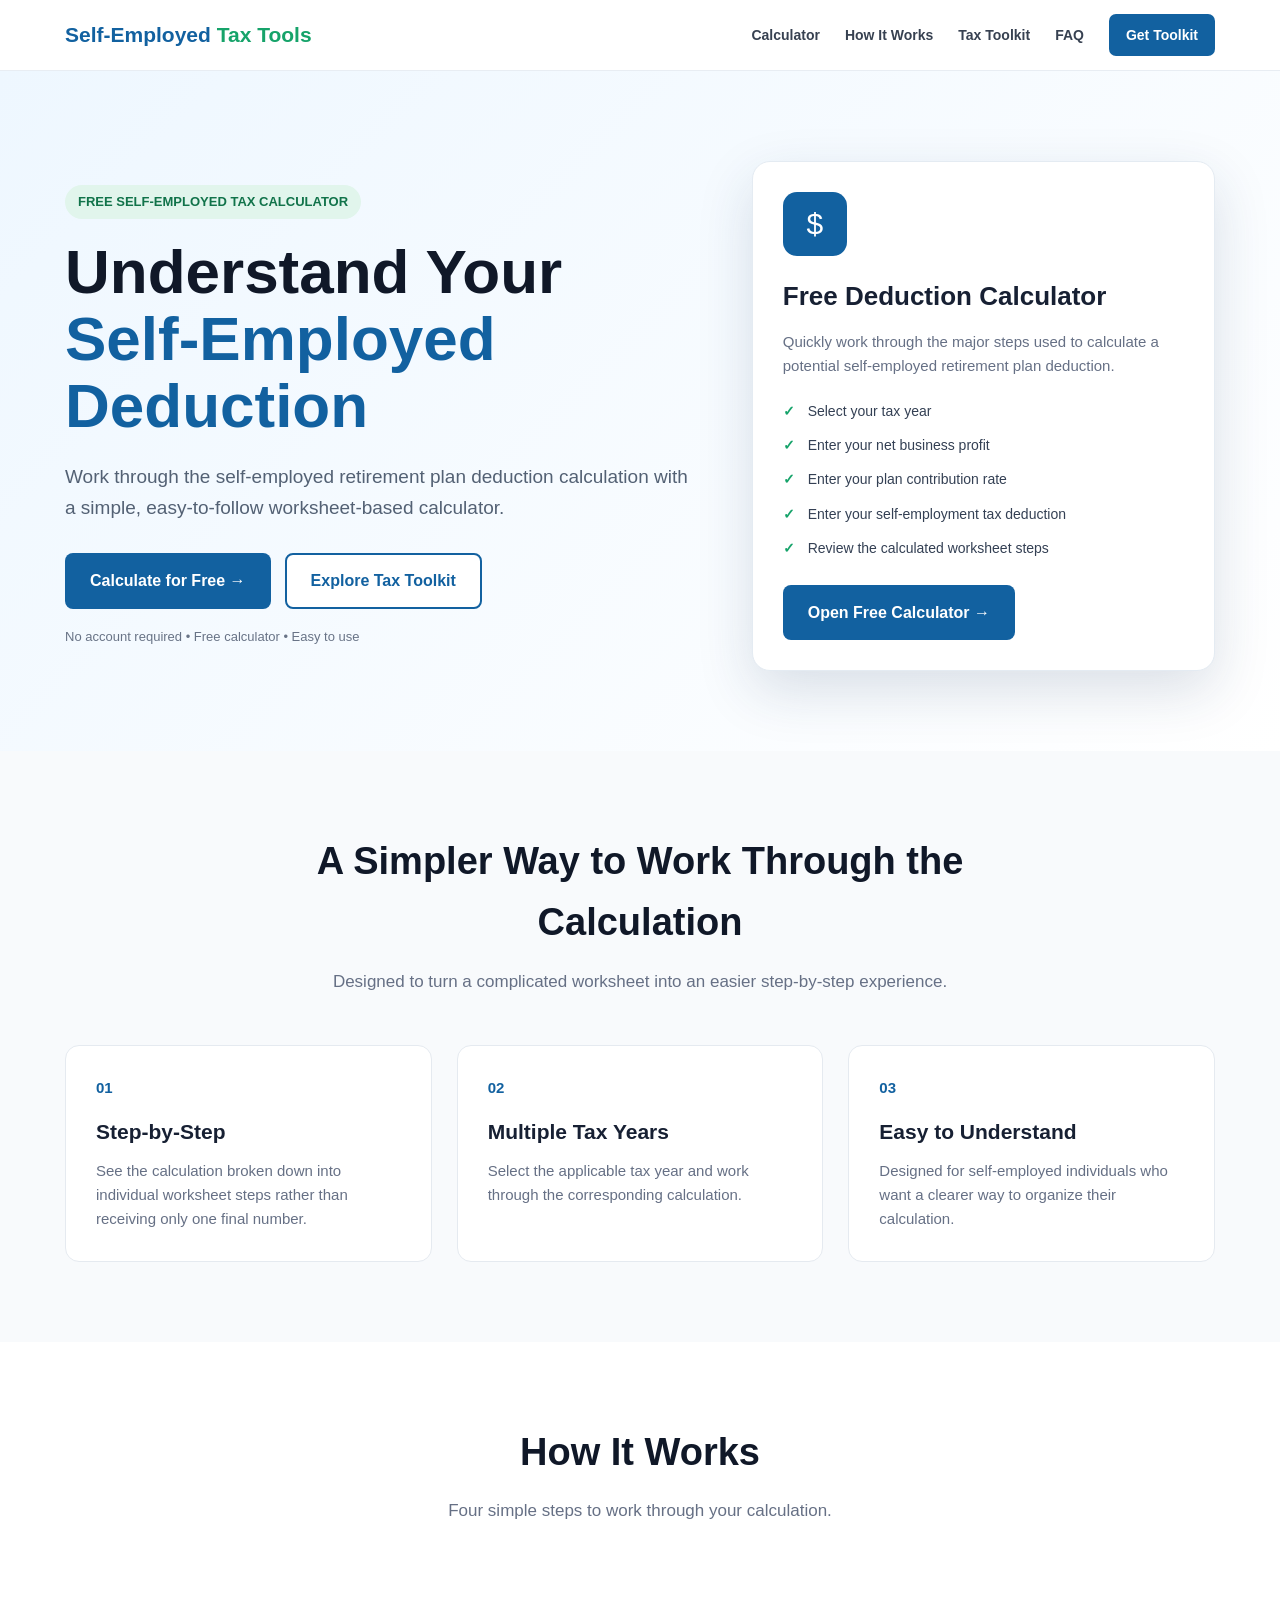
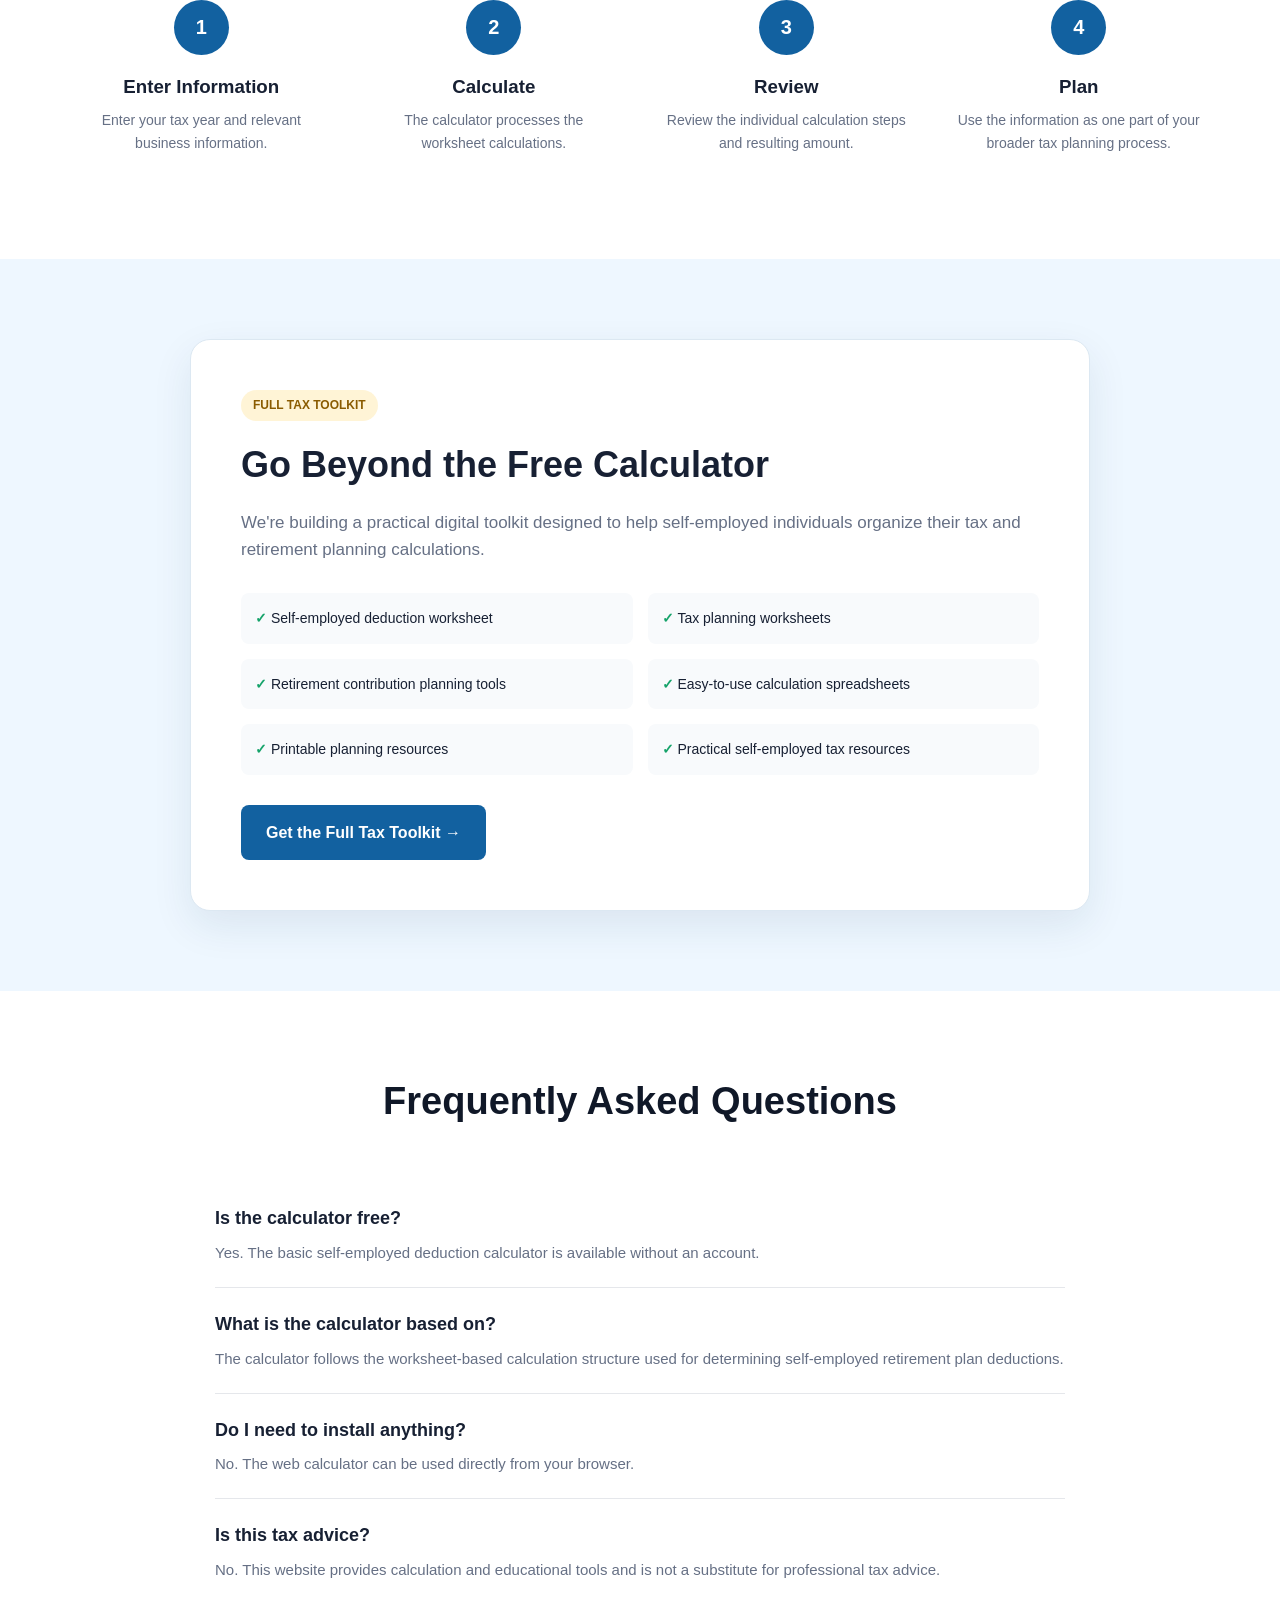
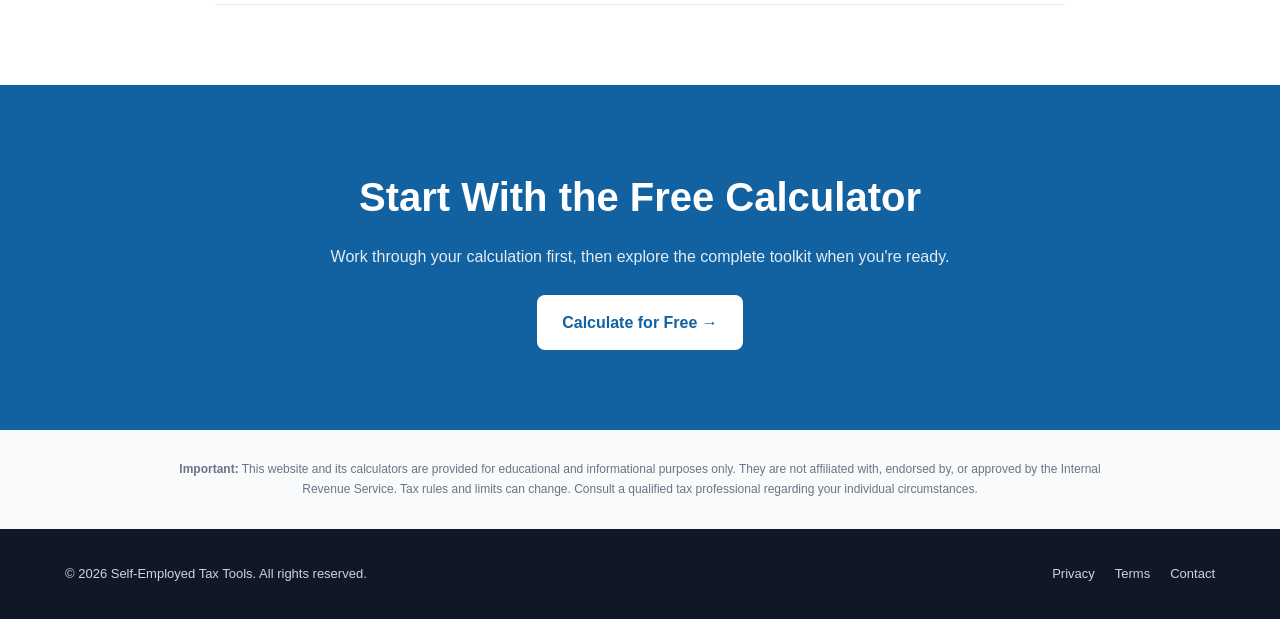
<file: index.html>
<!DOCTYPE html>
<html lang="en">
<head>
    <meta charset="UTF-8">

    <meta name="viewport" content="width=device-width, initial-scale=1.0">

    <title>Self-Employed Deduction Calculator | Tax Planning Toolkit</title>

    <meta name="description"
          content="Calculate your potential self-employed retirement plan deduction using a worksheet-based approach. Free calculator and practical tax planning resources for self-employed individuals.">

    <meta name="keywords"
          content="self employed deduction calculator, self employed tax calculator, retirement plan deduction, SEP IRA calculator, self employed tax planning">

    <meta name="author" content="Self-Employed Deduction Calculator">

    <meta property="og:title"
          content="Self-Employed Deduction Calculator">

    <meta property="og:description"
          content="Use our free calculator to work through the self-employed retirement plan deduction worksheet.">

    <meta property="og:type" content="website">

    <style>

        * {
            margin: 0;
            padding: 0;
            box-sizing: border-box;
        }

        html {
            scroll-behavior: smooth;
        }

        body {
            font-family: Arial, Helvetica, sans-serif;
            line-height: 1.6;
            color: #172033;
            background: #ffffff;
        }

        a {
            text-decoration: none;
        }

        .container {
            width: 92%;
            max-width: 1150px;
            margin: auto;
        }

        /* NAVIGATION */

        header {
            background: #ffffff;
            border-bottom: 1px solid #e8edf3;
            position: sticky;
            top: 0;
            z-index: 1000;
        }

        nav {
            min-height: 70px;
            display: flex;
            align-items: center;
            justify-content: space-between;
        }

        .logo {
            font-size: 21px;
            font-weight: 800;
            color: #1261a0;
        }

        .logo span {
            color: #16a36a;
        }

        .nav-links {
            display: flex;
            gap: 25px;
            align-items: center;
        }

        .nav-links a {
            color: #374151;
            font-size: 14px;
            font-weight: 600;
        }

        .nav-links a:hover {
            color: #1261a0;
        }

        .nav-btn {
            background: #1261a0;
            color: white !important;
            padding: 10px 17px;
            border-radius: 7px;
        }

        /* HERO */

        .hero {
            background: linear-gradient(135deg, #eef7ff, #ffffff);
            padding: 90px 0 80px;
        }

        .hero-grid {
            display: grid;
            grid-template-columns: 1.15fr 0.85fr;
            gap: 60px;
            align-items: center;
        }

        .badge {
            display: inline-block;
            background: #e1f5ec;
            color: #11734a;
            padding: 7px 13px;
            border-radius: 30px;
            font-size: 13px;
            font-weight: 700;
            margin-bottom: 20px;
        }

        .hero h1 {
            font-size: clamp(38px, 5vw, 62px);
            line-height: 1.08;
            margin-bottom: 22px;
            color: #101828;
        }

        .hero h1 span {
            color: #1261a0;
        }

        .hero p {
            font-size: 19px;
            color: #536174;
            max-width: 650px;
            margin-bottom: 30px;
        }

        .hero-buttons {
            display: flex;
            gap: 14px;
            flex-wrap: wrap;
        }

        .btn-primary {
            display: inline-block;
            background: #1261a0;
            color: white;
            padding: 15px 25px;
            border-radius: 8px;
            font-weight: 700;
            border: none;
            cursor: pointer;
        }

        .btn-primary:hover {
            background: #0d4d80;
        }

        .btn-secondary {
            display: inline-block;
            background: white;
            color: #1261a0;
            border: 2px solid #1261a0;
            padding: 13px 24px;
            border-radius: 8px;
            font-weight: 700;
        }

        .hero-note {
            margin-top: 18px;
            font-size: 13px;
            color: #687386;
        }

        /* CALCULATOR CARD */

        .calculator-card {
            background: white;
            border-radius: 18px;
            padding: 30px;
            box-shadow: 0 20px 55px rgba(24, 56, 91, 0.15);
            border: 1px solid #e4ebf2;
        }

        .calculator-icon {
            width: 64px;
            height: 64px;
            background: #1261a0;
            border-radius: 14px;
            display: flex;
            align-items: center;
            justify-content: center;
            color: white;
            font-size: 30px;
            margin-bottom: 20px;
        }

        .calculator-card h2 {
            font-size: 26px;
            margin-bottom: 12px;
        }

        .calculator-card p {
            font-size: 15px;
            color: #667085;
            margin-bottom: 22px;
        }

        .calculator-list {
            list-style: none;
            margin-bottom: 25px;
        }

        .calculator-list li {
            margin-bottom: 12px;
            color: #344054;
            font-size: 14px;
        }

        .calculator-list li::before {
            content: "✓";
            color: #16a36a;
            font-weight: bold;
            margin-right: 9px;
        }

        /* SECTION */

        section {
            padding: 80px 0;
        }

        .section-title {
            text-align: center;
            max-width: 750px;
            margin: 0 auto 50px;
        }

        .section-title h2 {
            font-size: 38px;
            margin-bottom: 15px;
            color: #101828;
        }

        .section-title p {
            color: #667085;
            font-size: 17px;
        }

        /* FEATURES */

        .features {
            background: #f8fafc;
        }

        .feature-grid {
            display: grid;
            grid-template-columns: repeat(3, 1fr);
            gap: 25px;
        }

        .feature-card {
            background: white;
            padding: 30px;
            border-radius: 14px;
            border: 1px solid #e5eaf0;
        }

        .feature-number {
            font-size: 15px;
            font-weight: 800;
            color: #1261a0;
            margin-bottom: 15px;
        }

        .feature-card h3 {
            font-size: 21px;
            margin-bottom: 10px;
        }

        .feature-card p {
            color: #667085;
            font-size: 15px;
        }

        /* HOW IT WORKS */

        .steps {
            display: grid;
            grid-template-columns: repeat(4, 1fr);
            gap: 20px;
        }

        .step {
            text-align: center;
            padding: 25px 15px;
        }

        .step-circle {
            width: 55px;
            height: 55px;
            border-radius: 50%;
            background: #1261a0;
            color: white;
            display: flex;
            align-items: center;
            justify-content: center;
            margin: 0 auto 17px;
            font-size: 20px;
            font-weight: bold;
        }

        .step h3 {
            margin-bottom: 8px;
        }

        .step p {
            font-size: 14px;
            color: #667085;
        }

        /* PRODUCT */

        .product-section {
            background: #eef7ff;
        }

        .product-card {
            max-width: 900px;
            margin: auto;
            background: white;
            border-radius: 20px;
            padding: 50px;
            border: 1px solid #dce8f2;
            box-shadow: 0 15px 40px rgba(24, 56, 91, 0.09);
        }

        .product-card h2 {
            font-size: 36px;
            margin-bottom: 15px;
        }

        .product-card > p {
            color: #667085;
            font-size: 17px;
            margin-bottom: 30px;
        }

        .product-list {
            display: grid;
            grid-template-columns: 1fr 1fr;
            gap: 15px;
            margin-bottom: 30px;
        }

        .product-list div {
            padding: 14px;
            background: #f8fafc;
            border-radius: 8px;
            font-size: 14px;
        }

        .product-list div::before {
            content: "✓ ";
            color: #16a36a;
            font-weight: bold;
        }

        .coming-soon {
            display: inline-block;
            background: #fff4d6;
            color: #8a5b00;
            padding: 6px 12px;
            border-radius: 20px;
            font-size: 12px;
            font-weight: bold;
            margin-bottom: 15px;
        }

        /* FAQ */

        .faq {
            max-width: 850px;
            margin: auto;
        }

        .faq-item {
            border-bottom: 1px solid #e5e7eb;
            padding: 22px 0;
        }

        .faq-item h3 {
            font-size: 18px;
            margin-bottom: 8px;
        }

        .faq-item p {
            color: #667085;
            font-size: 15px;
        }

        /* CTA */

        .cta {
            background: #1261a0;
            color: white;
            text-align: center;
        }

        .cta h2 {
            font-size: 40px;
            margin-bottom: 15px;
        }

        .cta p {
            max-width: 650px;
            margin: 0 auto 25px;
            color: #e2edf7;
        }

        .cta .btn-primary {
            background: white;
            color: #1261a0;
        }

        /* DISCLAIMER */

        .disclaimer {
            background: #f8fafc;
            padding: 30px 0;
        }

        .disclaimer p {
            font-size: 12px;
            color: #697586;
            max-width: 950px;
            margin: auto;
            text-align: center;
        }

        /* FOOTER */

        footer {
            background: #101828;
            color: #cbd5e1;
            padding: 35px 0;
        }

        .footer-content {
            display: flex;
            justify-content: space-between;
            align-items: center;
            gap: 20px;
        }

        .footer-links {
            display: flex;
            gap: 20px;
        }

        .footer-links a {
            color: #cbd5e1;
            font-size: 13px;
        }

        .copyright {
            font-size: 13px;
        }

        /* MOBILE */

        @media (max-width: 850px) {

            .hero-grid {
                grid-template-columns: 1fr;
                gap: 40px;
            }

            .feature-grid {
                grid-template-columns: 1fr;
            }

            .steps {
                grid-template-columns: 1fr 1fr;
            }

            .product-list {
                grid-template-columns: 1fr;
            }

            .nav-links a:not(.nav-btn) {
                display: none;
            }

            .footer-content {
                flex-direction: column;
                text-align: center;
            }
        }

        @media (max-width: 500px) {

            .hero {
                padding: 60px 0;
            }

            section {
                padding: 60px 0;
            }

            .hero h1 {
                font-size: 39px;
            }

            .hero p {
                font-size: 17px;
            }

            .calculator-card {
                padding: 23px;
            }

            .product-card {
                padding: 28px 22px;
            }

            .product-card h2 {
                font-size: 29px;
            }

            .steps {
                grid-template-columns: 1fr;
            }

            .cta h2 {
                font-size: 30px;
            }
        }

    </style>
</head>

<body>

<!-- NAVIGATION -->

<header>
    <div class="container">
        <nav>

            <a href="#" class="logo">
                Self-Employed <span>Tax Tools</span>
            </a>

            <div class="nav-links">
                <a href="#calculator">Calculator</a>
                <a href="#how-it-works">How It Works</a>
                <a href="#toolkit">Tax Toolkit</a>
                <a href="#faq">FAQ</a>

                <a href="#toolkit" class="nav-btn">
                    Get Toolkit
                </a>
            </div>

        </nav>
    </div>
</header>


<!-- HERO -->

<section class="hero">

    <div class="container">

        <div class="hero-grid">

            <div>

                <div class="badge">
                    FREE SELF-EMPLOYED TAX CALCULATOR
                </div>

                <h1>
                    Understand Your
                    <span>Self-Employed Deduction</span>
                </h1>

                <p>
                    Work through the self-employed retirement plan
                    deduction calculation with a simple,
                    easy-to-follow worksheet-based calculator.
                </p>

                <div class="hero-buttons">

                    <a href="#calculator" class="btn-primary">
                        Calculate for Free →
                    </a>

                    <a href="#toolkit" class="btn-secondary">
                        Explore Tax Toolkit
                    </a>

                </div>

                <div class="hero-note">
                    No account required • Free calculator • Easy to use
                </div>

            </div>


            <!-- CALCULATOR CARD -->

            <div class="calculator-card" id="calculator">

                <div class="calculator-icon">
                    $
                </div>

                <h2>
                    Free Deduction Calculator
                </h2>

                <p>
                    Quickly work through the major steps used
                    to calculate a potential self-employed
                    retirement plan deduction.
                </p>

                <ul class="calculator-list">

                    <li>
                        Select your tax year
                    </li>

                    <li>
                        Enter your net business profit
                    </li>

                    <li>
                        Enter your plan contribution rate
                    </li>

                    <li>
                        Enter your self-employment tax deduction
                    </li>

                    <li>
                        Review the calculated worksheet steps
                    </li>

                </ul>

                <!-- CHANGE THIS LINK TO YOUR ACTUAL CALCULATOR PAGE -->

                <a href="calculator.html" class="btn-primary">
                    Open Free Calculator →
                </a>

            </div>

        </div>

    </div>

</section>


<!-- FEATURES -->

<section class="features">

    <div class="container">

        <div class="section-title">

            <h2>
                A Simpler Way to Work Through the Calculation
            </h2>

            <p>
                Designed to turn a complicated worksheet into
                an easier step-by-step experience.
            </p>

        </div>


        <div class="feature-grid">

            <div class="feature-card">

                <div class="feature-number">
                    01
                </div>

                <h3>
                    Step-by-Step
                </h3>

                <p>
                    See the calculation broken down into
                    individual worksheet steps rather than
                    receiving only one final number.
                </p>

            </div>


            <div class="feature-card">

                <div class="feature-number">
                    02
                </div>

                <h3>
                    Multiple Tax Years
                </h3>

                <p>
                    Select the applicable tax year and work
                    through the corresponding calculation.
                </p>

            </div>


            <div class="feature-card">

                <div class="feature-number">
                    03
                </div>

                <h3>
                    Easy to Understand
                </h3>

                <p>
                    Designed for self-employed individuals
                    who want a clearer way to organize their
                    calculation.
                </p>

            </div>

        </div>

    </div>

</section>


<!-- HOW IT WORKS -->

<section id="how-it-works">

    <div class="container">

        <div class="section-title">

            <h2>
                How It Works
            </h2>

            <p>
                Four simple steps to work through your calculation.
            </p>

        </div>


        <div class="steps">

            <div class="step">

                <div class="step-circle">
                    1
                </div>

                <h3>
                    Enter Information
                </h3>

                <p>
                    Enter your tax year and relevant
                    business information.
                </p>

            </div>


            <div class="step">

                <div class="step-circle">
                    2
                </div>

                <h3>
                    Calculate
                </h3>

                <p>
                    The calculator processes the worksheet
                    calculations.
                </p>

            </div>


            <div class="step">

                <div class="step-circle">
                    3
                </div>

                <h3>
                    Review
                </h3>

                <p>
                    Review the individual calculation steps
                    and resulting amount.
                </p>

            </div>


            <div class="step">

                <div class="step-circle">
                    4
                </div>

                <h3>
                    Plan
                </h3>

                <p>
                    Use the information as one part of your
                    broader tax planning process.
                </p>

            </div>

        </div>

    </div>

</section>


<!-- PRODUCT / TAX TOOLKIT -->

<section class="product-section" id="toolkit">

    <div class="container">

        <div class="product-card">

            <div class="coming-soon">
                FULL TAX TOOLKIT
            </div>

            <h2>
                Go Beyond the Free Calculator
            </h2>

            <p>
                We're building a practical digital toolkit
                designed to help self-employed individuals
                organize their tax and retirement planning
                calculations.
            </p>


            <div class="product-list">

                <div>
                    Self-employed deduction worksheet
                </div>

                <div>
                    Tax planning worksheets
                </div>

                <div>
                    Retirement contribution planning tools
                </div>

                <div>
                    Easy-to-use calculation spreadsheets
                </div>

                <div>
                    Printable planning resources
                </div>

                <div>
                    Practical self-employed tax resources
                </div>

            </div>


            <!-- PAYMENT LINK WILL BE ADDED LATER -->

            <a href="#buy" class="btn-primary">
                Get the Full Tax Toolkit →
            </a>

        </div>

    </div>

</section>


<!-- FAQ -->

<section id="faq">

    <div class="container">

        <div class="section-title">

            <h2>
                Frequently Asked Questions
            </h2>

        </div>


        <div class="faq">

            <div class="faq-item">

                <h3>
                    Is the calculator free?
                </h3>

                <p>
                    Yes. The basic self-employed deduction
                    calculator is available without an account.
                </p>

            </div>


            <div class="faq-item">

                <h3>
                    What is the calculator based on?
                </h3>

                <p>
                    The calculator follows the worksheet-based
                    calculation structure used for determining
                    self-employed retirement plan deductions.
                </p>

            </div>


            <div class="faq-item">

                <h3>
                    Do I need to install anything?
                </h3>

                <p>
                    No. The web calculator can be used directly
                    from your browser.
                </p>

            </div>


            <div class="faq-item">

                <h3>
                    Is this tax advice?
                </h3>

                <p>
                    No. This website provides calculation and
                    educational tools and is not a substitute
                    for professional tax advice.
                </p>

            </div>

        </div>

    </div>

</section>


<!-- CTA -->

<section class="cta">

    <div class="container">

        <h2>
            Start With the Free Calculator
        </h2>

        <p>
            Work through your calculation first, then explore
            the complete toolkit when you're ready.
        </p>

        <a href="#calculator" class="btn-primary">
            Calculate for Free →
        </a>

    </div>

</section>


<!-- DISCLAIMER -->

<section class="disclaimer">

    <div class="container">

        <p>
            <strong>Important:</strong>
            This website and its calculators are provided for
            educational and informational purposes only. They are
            not affiliated with, endorsed by, or approved by the
            Internal Revenue Service. Tax rules and limits can
            change. Consult a qualified tax professional regarding
            your individual circumstances.
        </p>

    </div>

</section>


<!-- FOOTER -->

<footer>

    <div class="container">

        <div class="footer-content">

            <div class="copyright">
                © 2026 Self-Employed Tax Tools. All rights reserved.
            </div>

            <div class="footer-links">

                <a href="privacy.html">
                    Privacy
                </a>

                <a href="terms.html">
                    Terms
                </a>

                <a href="contact.html">
                    Contact
                </a>

            </div>

        </div>

    </div>

</footer>

</body>
</html>
</file>
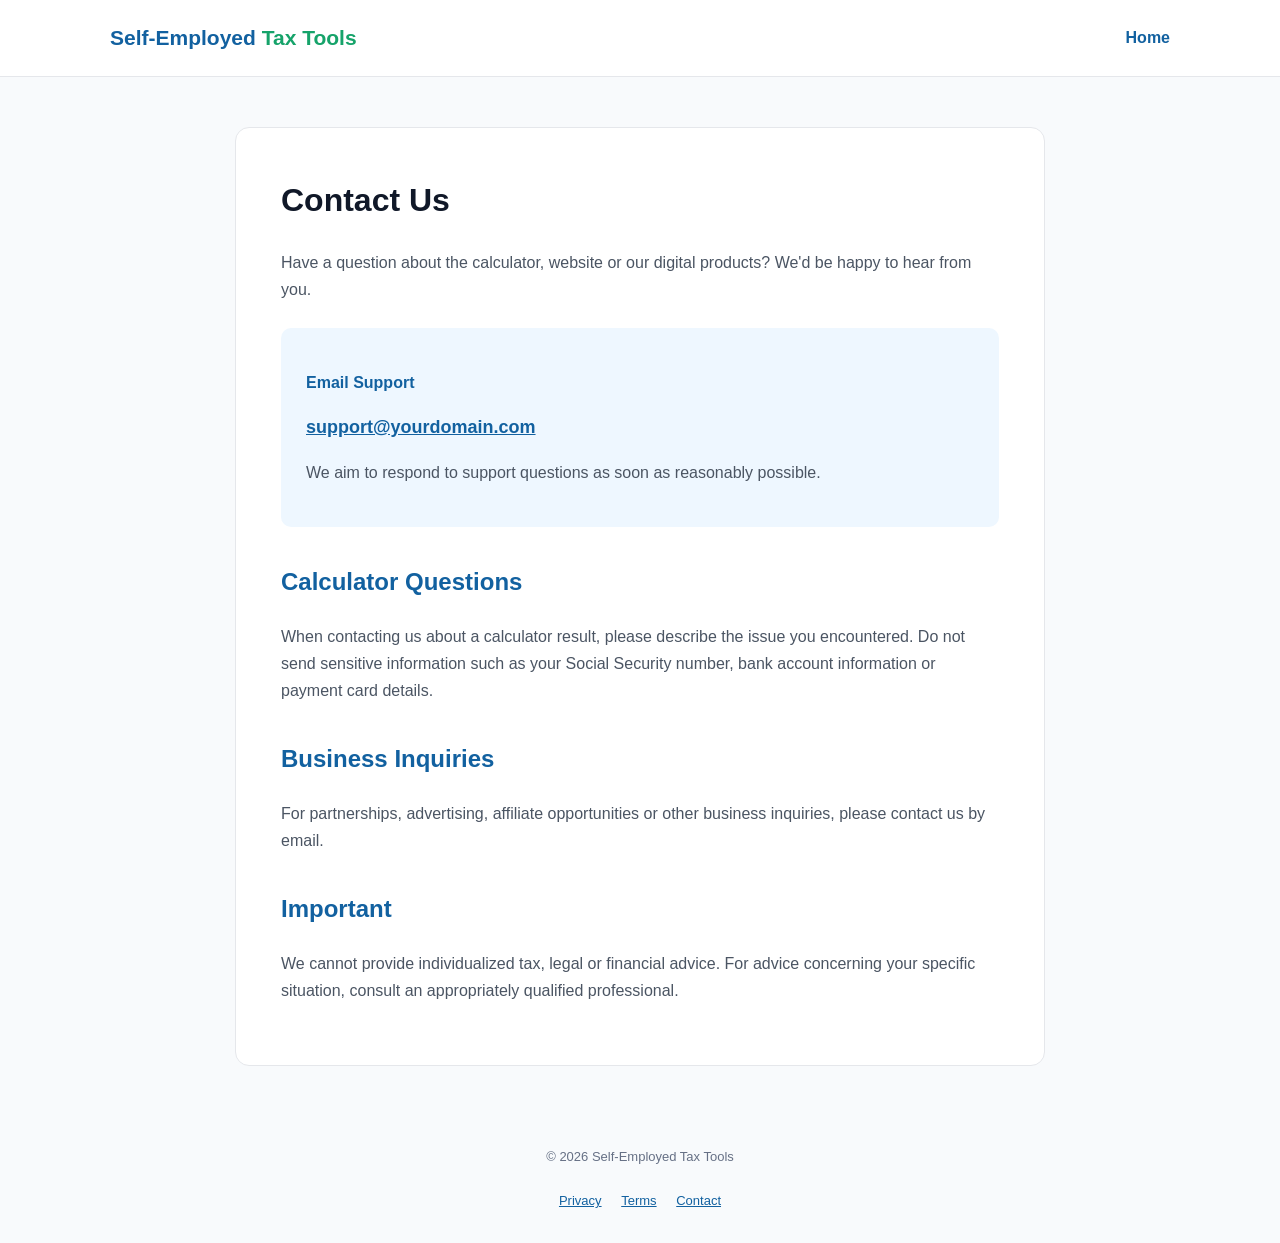
<file: contact.html>
<!DOCTYPE html>
<html lang="en">
<head>
    <meta charset="UTF-8">
    <meta name="viewport" content="width=device-width, initial-scale=1.0">

    <title>Contact | Self-Employed Tax Tools</title>

    <meta name="description"
          content="Contact Self-Employed Tax Tools for questions, feedback and support.">

    <style>
        * {
            box-sizing: border-box;
        }

        body {
            margin: 0;
            font-family: Arial, Helvetica, sans-serif;
            line-height: 1.7;
            color: #172033;
            background: #f8fafc;
        }

        header {
            background: #ffffff;
            border-bottom: 1px solid #e5e7eb;
        }

        .nav {
            max-width: 1100px;
            margin: auto;
            padding: 20px;
            display: flex;
            justify-content: space-between;
            align-items: center;
        }

        .logo {
            font-size: 21px;
            font-weight: bold;
            color: #1261a0;
            text-decoration: none;
        }

        .logo span {
            color: #16a36a;
        }

        .nav a:last-child {
            color: #1261a0;
            text-decoration: none;
            font-weight: bold;
        }

        .container {
            max-width: 850px;
            margin: 50px auto;
            padding: 0 20px;
        }

        .content {
            background: white;
            padding: 45px;
            border-radius: 14px;
            border: 1px solid #e5e7eb;
        }

        h1 {
            color: #101828;
            margin-top: 0;
        }

        h2 {
            color: #1261a0;
            margin-top: 35px;
        }

        p {
            color: #4b5563;
        }

        .contact-box {
            margin-top: 25px;
            padding: 25px;
            background: #eef7ff;
            border-radius: 10px;
        }

        .contact-box strong {
            color: #1261a0;
        }

        .email {
            font-size: 18px;
            font-weight: bold;
            color: #1261a0;
        }

        footer {
            text-align: center;
            padding: 30px;
            color: #667085;
            font-size: 13px;
        }

        footer a {
            color: #1261a0;
            margin: 0 8px;
        }

        @media (max-width: 600px) {
            .content {
                padding: 25px;
            }
        }
    </style>
</head>

<body>

<header>
    <div class="nav">

        <a href="index.html" class="logo">
            Self-Employed <span>Tax Tools</span>
        </a>

        <a href="index.html">
            Home
        </a>

    </div>
</header>


<div class="container">

    <div class="content">

        <h1>Contact Us</h1>

        <p>
            Have a question about the calculator, website or our
            digital products? We'd be happy to hear from you.
        </p>


        <div class="contact-box">

            <p>
                <strong>Email Support</strong>
            </p>

            <p>
                <a class="email"
                   href="mailto:support@yourdomain.com">
                    support@yourdomain.com
                </a>
            </p>

            <p>
                We aim to respond to support questions as soon as
                reasonably possible.
            </p>

        </div>


        <h2>Calculator Questions</h2>

        <p>
            When contacting us about a calculator result, please
            describe the issue you encountered. Do not send sensitive
            information such as your Social Security number, bank
            account information or payment card details.
        </p>


        <h2>Business Inquiries</h2>

        <p>
            For partnerships, advertising, affiliate opportunities
            or other business inquiries, please contact us by email.
        </p>


        <h2>Important</h2>

        <p>
            We cannot provide individualized tax, legal or financial
            advice. For advice concerning your specific situation,
            consult an appropriately qualified professional.
        </p>

    </div>

</div>


<footer>

    © 2026 Self-Employed Tax Tools

    <br><br>

    <a href="privacy.html">Privacy</a>
    <a href="terms.html">Terms</a>
    <a href="contact.html">Contact</a>

</footer>

</body>
</html>
</file>
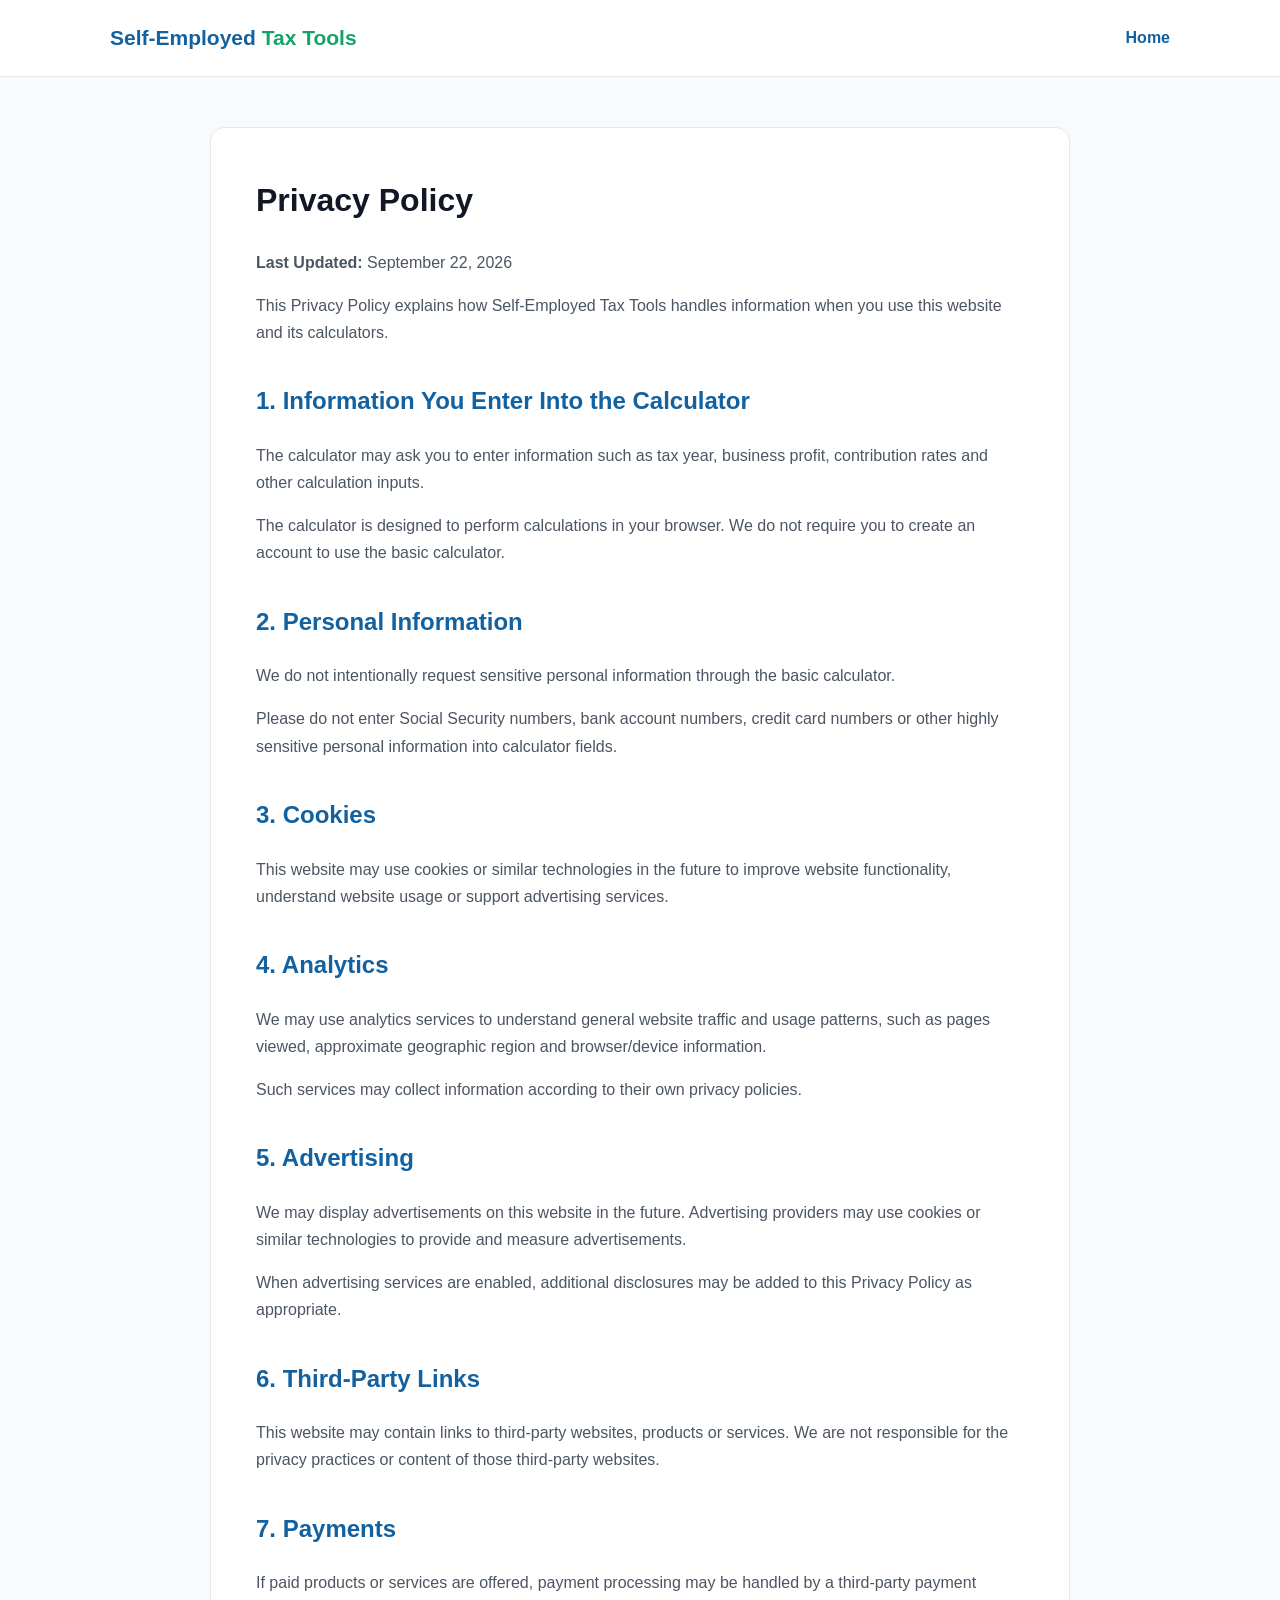
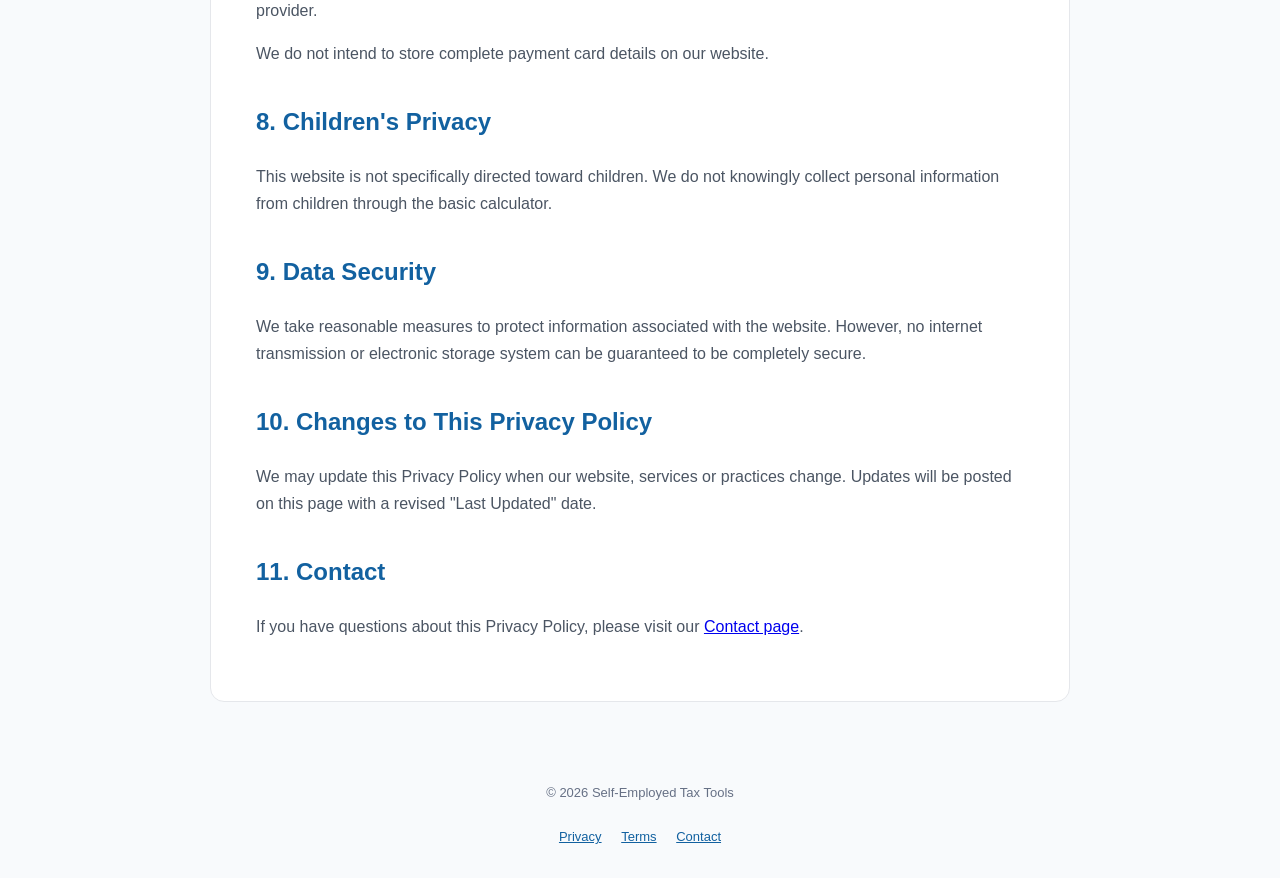
<file: privacy.html>
<!DOCTYPE html>
<html lang="en">
<head>
    <meta charset="UTF-8">
    <meta name="viewport" content="width=device-width, initial-scale=1.0">

    <title>Privacy Policy | Self-Employed Tax Tools</title>

    <meta name="description"
          content="Privacy Policy for Self-Employed Tax Tools.">

    <style>
        * {
            box-sizing: border-box;
        }

        body {
            margin: 0;
            font-family: Arial, Helvetica, sans-serif;
            line-height: 1.7;
            color: #172033;
            background: #f8fafc;
        }

        header {
            background: #ffffff;
            border-bottom: 1px solid #e5e7eb;
        }

        .nav {
            max-width: 1100px;
            margin: auto;
            padding: 20px;
            display: flex;
            justify-content: space-between;
            align-items: center;
        }

        .logo {
            font-size: 21px;
            font-weight: bold;
            color: #1261a0;
            text-decoration: none;
        }

        .logo span {
            color: #16a36a;
        }

        .nav a:last-child {
            color: #1261a0;
            text-decoration: none;
            font-weight: bold;
        }

        .container {
            max-width: 900px;
            margin: 50px auto;
            padding: 0 20px;
        }

        .content {
            background: white;
            padding: 45px;
            border-radius: 14px;
            border: 1px solid #e5e7eb;
        }

        h1 {
            color: #101828;
            margin-top: 0;
        }

        h2 {
            color: #1261a0;
            margin-top: 35px;
        }

        p, li {
            color: #4b5563;
        }

        footer {
            text-align: center;
            padding: 30px;
            color: #667085;
            font-size: 13px;
        }

        footer a {
            color: #1261a0;
            margin: 0 8px;
        }

        @media (max-width: 600px) {
            .content {
                padding: 25px;
            }
        }
    </style>
</head>

<body>

<header>
    <div class="nav">

        <a href="index.html" class="logo">
            Self-Employed <span>Tax Tools</span>
        </a>

        <a href="index.html">
            Home
        </a>

    </div>
</header>


<div class="container">

    <div class="content">

        <h1>Privacy Policy</h1>

        <p>
            <strong>Last Updated:</strong> September 22, 2026
        </p>

        <p>
            This Privacy Policy explains how Self-Employed Tax Tools
            handles information when you use this website and its
            calculators.
        </p>


        <h2>1. Information You Enter Into the Calculator</h2>

        <p>
            The calculator may ask you to enter information such as
            tax year, business profit, contribution rates and other
            calculation inputs.
        </p>

        <p>
            The calculator is designed to perform calculations in
            your browser. We do not require you to create an account
            to use the basic calculator.
        </p>


        <h2>2. Personal Information</h2>

        <p>
            We do not intentionally request sensitive personal
            information through the basic calculator.
        </p>

        <p>
            Please do not enter Social Security numbers, bank account
            numbers, credit card numbers or other highly sensitive
            personal information into calculator fields.
        </p>


        <h2>3. Cookies</h2>

        <p>
            This website may use cookies or similar technologies in
            the future to improve website functionality, understand
            website usage or support advertising services.
        </p>


        <h2>4. Analytics</h2>

        <p>
            We may use analytics services to understand general
            website traffic and usage patterns, such as pages viewed,
            approximate geographic region and browser/device
            information.
        </p>

        <p>
            Such services may collect information according to their
            own privacy policies.
        </p>


        <h2>5. Advertising</h2>

        <p>
            We may display advertisements on this website in the future.
            Advertising providers may use cookies or similar
            technologies to provide and measure advertisements.
        </p>

        <p>
            When advertising services are enabled, additional
            disclosures may be added to this Privacy Policy as
            appropriate.
        </p>


        <h2>6. Third-Party Links</h2>

        <p>
            This website may contain links to third-party websites,
            products or services. We are not responsible for the
            privacy practices or content of those third-party websites.
        </p>


        <h2>7. Payments</h2>

        <p>
            If paid products or services are offered, payment
            processing may be handled by a third-party payment
            provider.
        </p>

        <p>
            We do not intend to store complete payment card details
            on our website.
        </p>


        <h2>8. Children's Privacy</h2>

        <p>
            This website is not specifically directed toward children.
            We do not knowingly collect personal information from
            children through the basic calculator.
        </p>


        <h2>9. Data Security</h2>

        <p>
            We take reasonable measures to protect information
            associated with the website. However, no internet
            transmission or electronic storage system can be
            guaranteed to be completely secure.
        </p>


        <h2>10. Changes to This Privacy Policy</h2>

        <p>
            We may update this Privacy Policy when our website,
            services or practices change. Updates will be posted on
            this page with a revised "Last Updated" date.
        </p>


        <h2>11. Contact</h2>

        <p>
            If you have questions about this Privacy Policy, please
            visit our
            <a href="contact.html">Contact page</a>.
        </p>

    </div>

</div>


<footer>

    © 2026 Self-Employed Tax Tools

    <br><br>

    <a href="privacy.html">Privacy</a>
    <a href="terms.html">Terms</a>
    <a href="contact.html">Contact</a>

</footer>

</body>
</html>
</file>
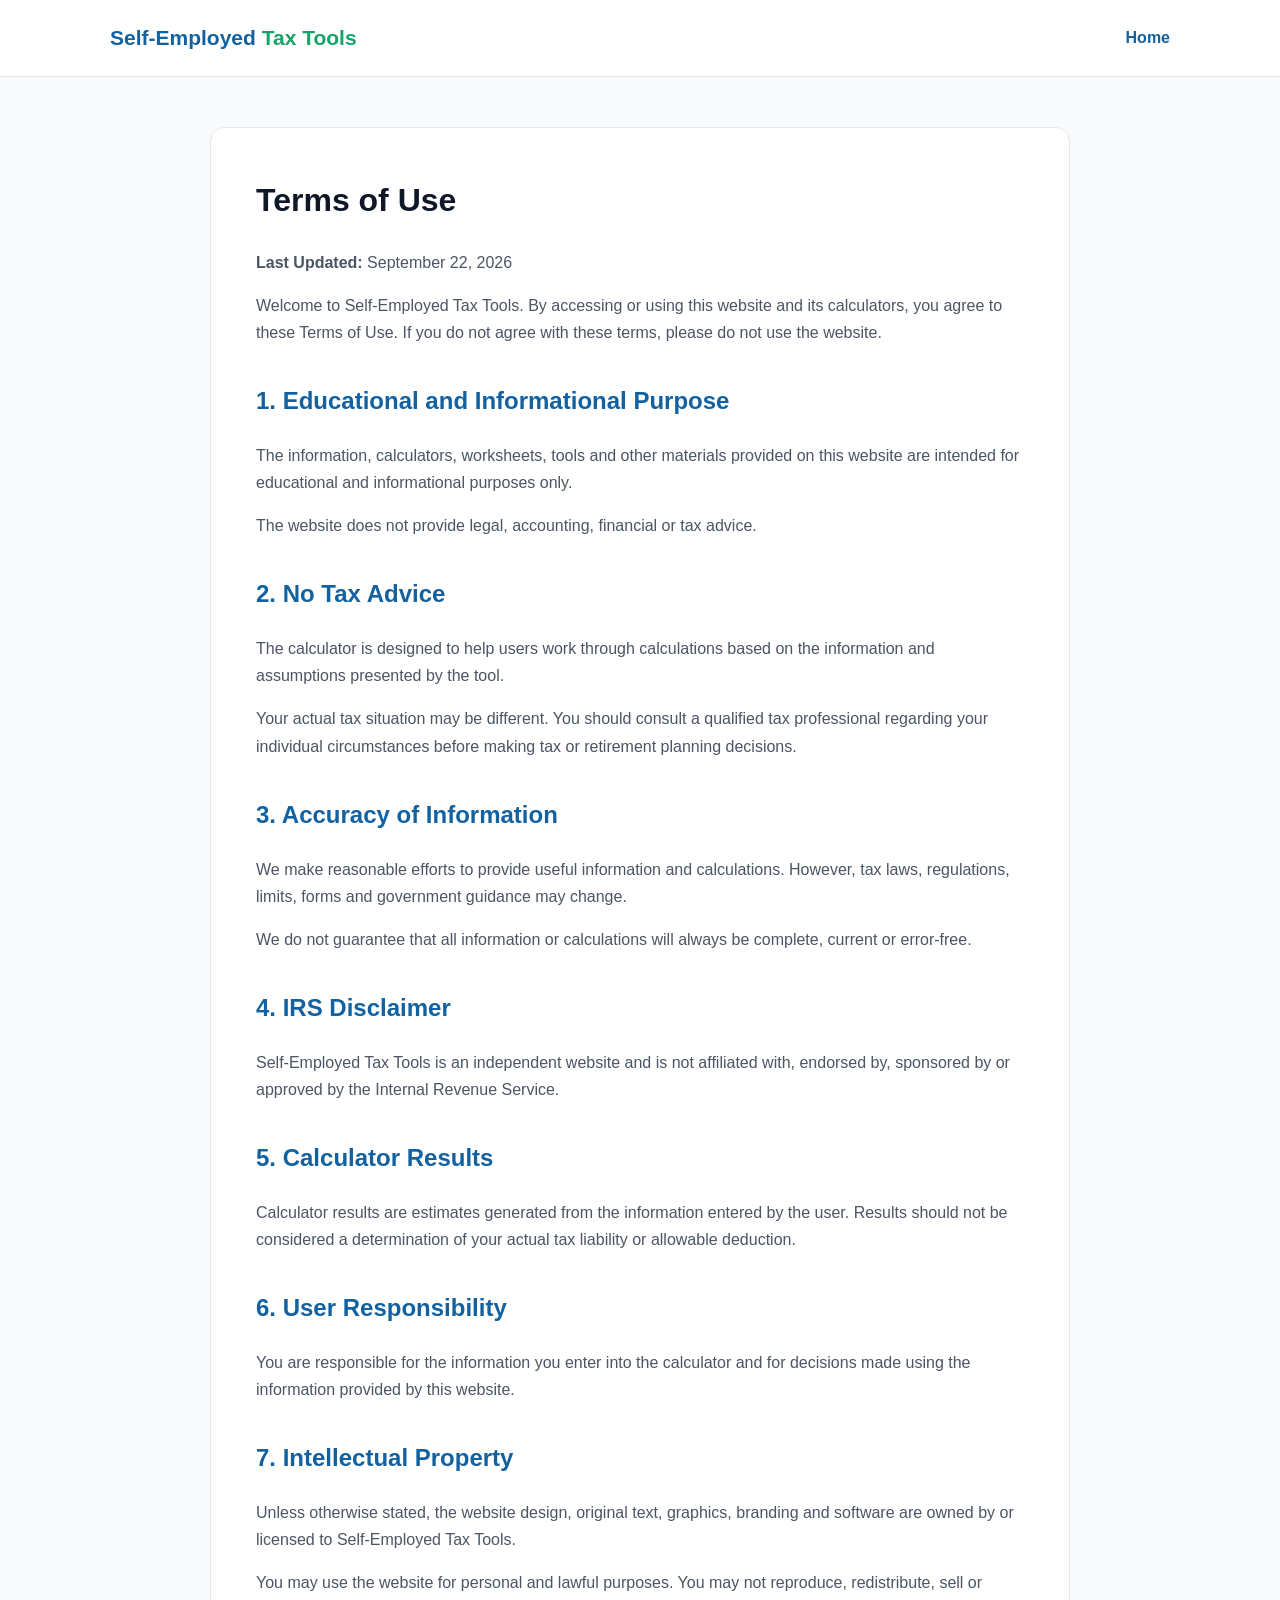
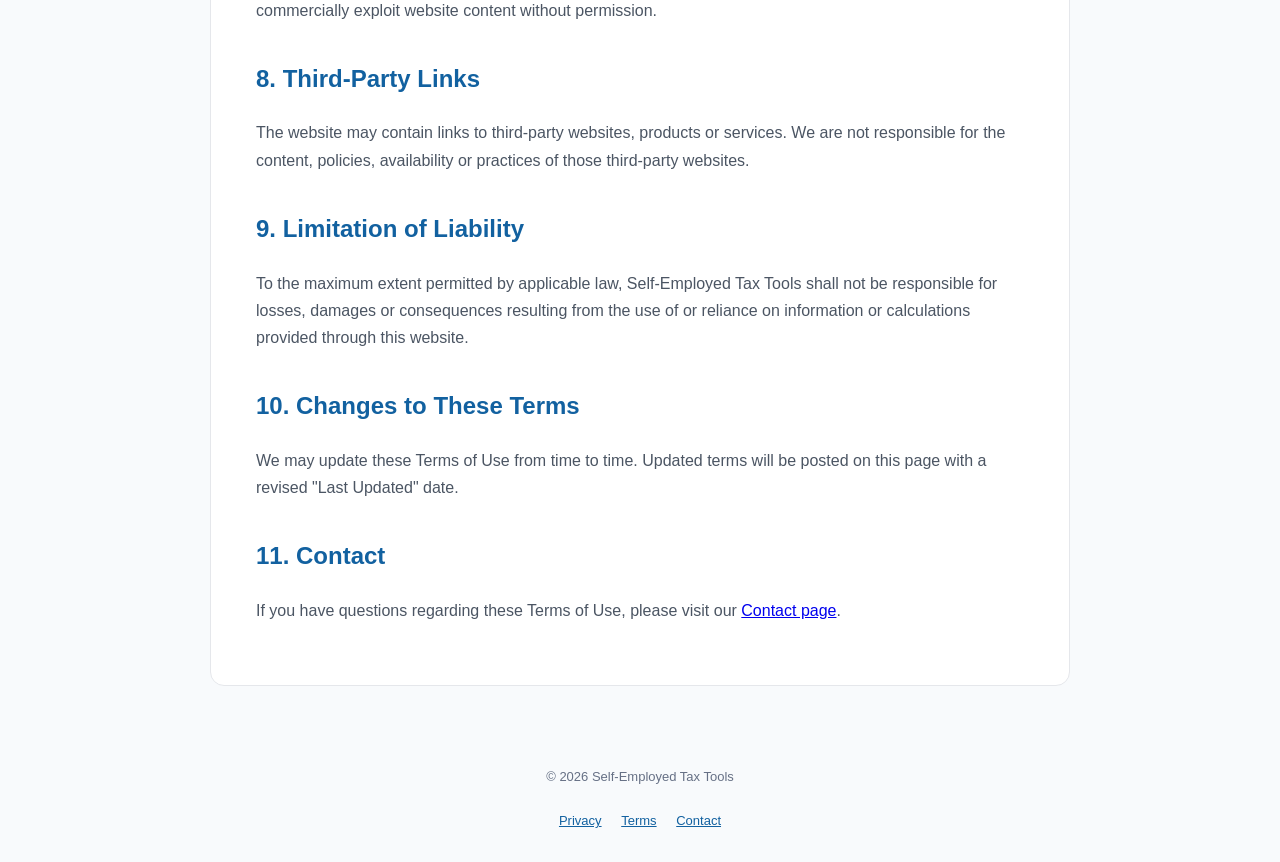
<file: terms.html>
<!DOCTYPE html>
<html lang="en">
<head>
    <meta charset="UTF-8">
    <meta name="viewport" content="width=device-width, initial-scale=1.0">

    <title>Terms of Use | Self-Employed Tax Tools</title>

    <meta name="description"
          content="Terms of Use for Self-Employed Tax Tools.">

    <style>
        * {
            box-sizing: border-box;
        }

        body {
            margin: 0;
            font-family: Arial, Helvetica, sans-serif;
            line-height: 1.7;
            color: #172033;
            background: #f8fafc;
        }

        header {
            background: #ffffff;
            border-bottom: 1px solid #e5e7eb;
        }

        .nav {
            max-width: 1100px;
            margin: auto;
            padding: 20px;
            display: flex;
            justify-content: space-between;
            align-items: center;
        }

        .logo {
            font-size: 21px;
            font-weight: bold;
            color: #1261a0;
            text-decoration: none;
        }

        .logo span {
            color: #16a36a;
        }

        .nav a:last-child {
            color: #1261a0;
            text-decoration: none;
            font-weight: bold;
        }

        .container {
            max-width: 900px;
            margin: 50px auto;
            padding: 0 20px;
        }

        .content {
            background: white;
            padding: 45px;
            border-radius: 14px;
            border: 1px solid #e5e7eb;
        }

        h1 {
            color: #101828;
            margin-top: 0;
        }

        h2 {
            color: #1261a0;
            margin-top: 35px;
        }

        p, li {
            color: #4b5563;
        }

        footer {
            text-align: center;
            padding: 30px;
            color: #667085;
            font-size: 13px;
        }

        footer a {
            color: #1261a0;
            margin: 0 8px;
        }

        @media (max-width: 600px) {
            .content {
                padding: 25px;
            }
        }
    </style>
</head>

<body>

<header>
    <div class="nav">

        <a href="index.html" class="logo">
            Self-Employed <span>Tax Tools</span>
        </a>

        <a href="index.html">
            Home
        </a>

    </div>
</header>


<div class="container">

    <div class="content">

        <h1>Terms of Use</h1>

        <p>
            <strong>Last Updated:</strong> September 22, 2026
        </p>

        <p>
            Welcome to Self-Employed Tax Tools. By accessing or using
            this website and its calculators, you agree to these Terms
            of Use. If you do not agree with these terms, please do not
            use the website.
        </p>


        <h2>1. Educational and Informational Purpose</h2>

        <p>
            The information, calculators, worksheets, tools and other
            materials provided on this website are intended for
            educational and informational purposes only.
        </p>

        <p>
            The website does not provide legal, accounting, financial
            or tax advice.
        </p>


        <h2>2. No Tax Advice</h2>

        <p>
            The calculator is designed to help users work through
            calculations based on the information and assumptions
            presented by the tool.
        </p>

        <p>
            Your actual tax situation may be different. You should
            consult a qualified tax professional regarding your
            individual circumstances before making tax or retirement
            planning decisions.
        </p>


        <h2>3. Accuracy of Information</h2>

        <p>
            We make reasonable efforts to provide useful information
            and calculations. However, tax laws, regulations, limits,
            forms and government guidance may change.
        </p>

        <p>
            We do not guarantee that all information or calculations
            will always be complete, current or error-free.
        </p>


        <h2>4. IRS Disclaimer</h2>

        <p>
            Self-Employed Tax Tools is an independent website and is
            not affiliated with, endorsed by, sponsored by or approved
            by the Internal Revenue Service.
        </p>


        <h2>5. Calculator Results</h2>

        <p>
            Calculator results are estimates generated from the
            information entered by the user. Results should not be
            considered a determination of your actual tax liability
            or allowable deduction.
        </p>


        <h2>6. User Responsibility</h2>

        <p>
            You are responsible for the information you enter into the
            calculator and for decisions made using the information
            provided by this website.
        </p>


        <h2>7. Intellectual Property</h2>

        <p>
            Unless otherwise stated, the website design, original text,
            graphics, branding and software are owned by or licensed
            to Self-Employed Tax Tools.
        </p>

        <p>
            You may use the website for personal and lawful purposes.
            You may not reproduce, redistribute, sell or commercially
            exploit website content without permission.
        </p>


        <h2>8. Third-Party Links</h2>

        <p>
            The website may contain links to third-party websites,
            products or services. We are not responsible for the
            content, policies, availability or practices of those
            third-party websites.
        </p>


        <h2>9. Limitation of Liability</h2>

        <p>
            To the maximum extent permitted by applicable law,
            Self-Employed Tax Tools shall not be responsible for losses,
            damages or consequences resulting from the use of or
            reliance on information or calculations provided through
            this website.
        </p>


        <h2>10. Changes to These Terms</h2>

        <p>
            We may update these Terms of Use from time to time.
            Updated terms will be posted on this page with a revised
            "Last Updated" date.
        </p>


        <h2>11. Contact</h2>

        <p>
            If you have questions regarding these Terms of Use,
            please visit our
            <a href="contact.html">Contact page</a>.
        </p>

    </div>

</div>


<footer>

    © 2026 Self-Employed Tax Tools

    <br><br>

    <a href="privacy.html">Privacy</a>
    <a href="terms.html">Terms</a>
    <a href="contact.html">Contact</a>

</footer>

</body>
</html>
</file>
